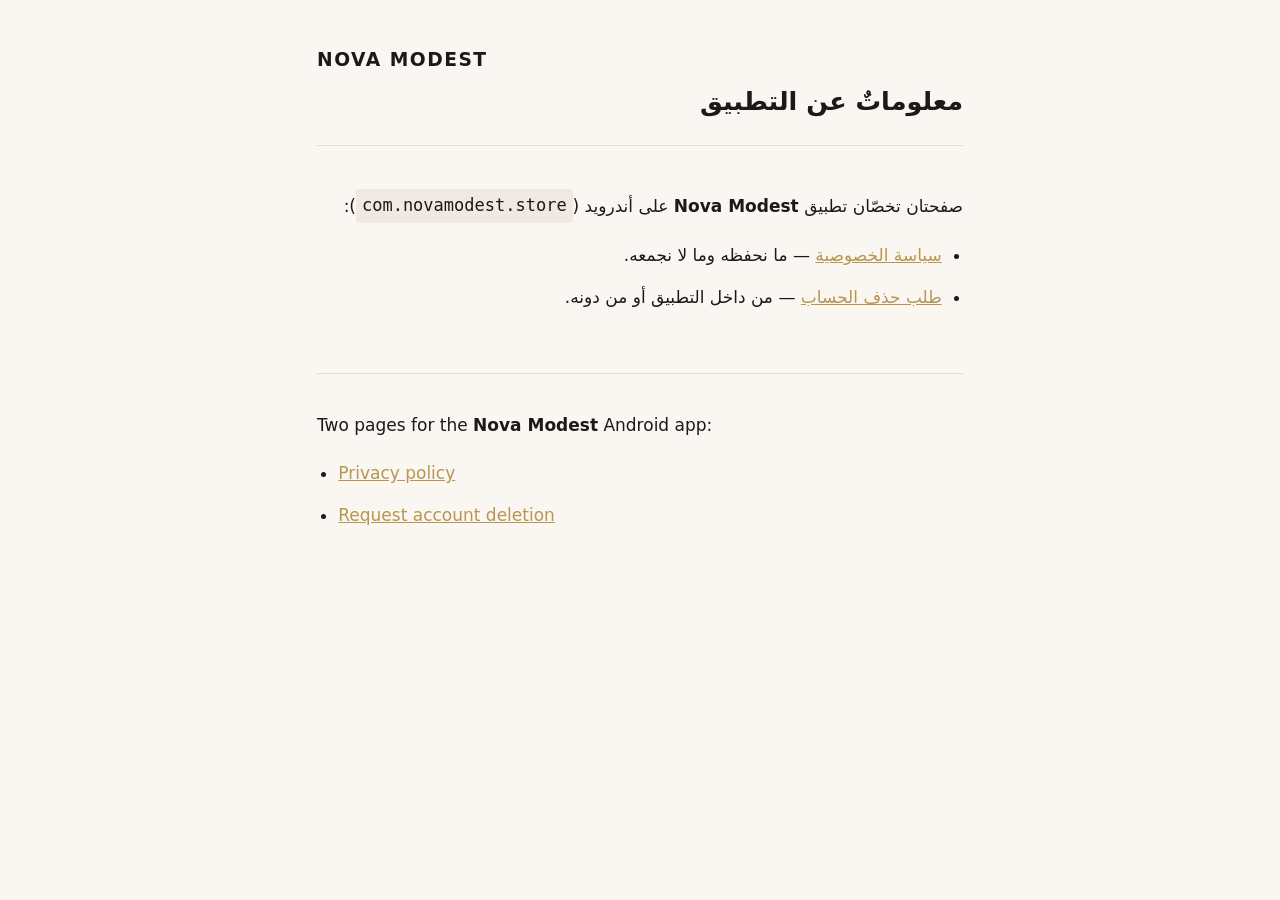
<file: index.html>
<!doctype html>
<html lang="ar" dir="rtl">
  <head>
    <meta charset="utf-8" />
    <meta name="viewport" content="width=device-width, initial-scale=1" />
    <title>Nova Modest</title>
    <meta
      name="description"
      content="سياسة الخصوصية وطلب حذف الحساب لتطبيق Nova Modest."
    />
    <link rel="stylesheet" href="style.css" />
  </head>
  <body>
    <header>
      <p class="brand">NOVA MODEST</p>
      <h1>معلوماتٌ عن التطبيق</h1>
    </header>

    <main>
      <p>
        صفحتان تخصّان تطبيق <strong>Nova Modest</strong> على أندرويد
        (<code>com.novamodest.store</code>):
      </p>
      <ul>
        <li><a href="privacy/">سياسة الخصوصية</a> — ما نحفظه وما لا نجمعه.</li>
        <li>
          <a href="delete-account/">طلب حذف الحساب</a> — من داخل التطبيق أو من
          دونه.
        </li>
      </ul>

      <section class="en" lang="en">
        <p>Two pages for the <strong>Nova Modest</strong> Android app:</p>
        <ul>
          <li><a href="privacy/">Privacy policy</a></li>
          <li><a href="delete-account/">Request account deletion</a></li>
        </ul>
      </section>
    </main>
  </body>
</html>
</file>
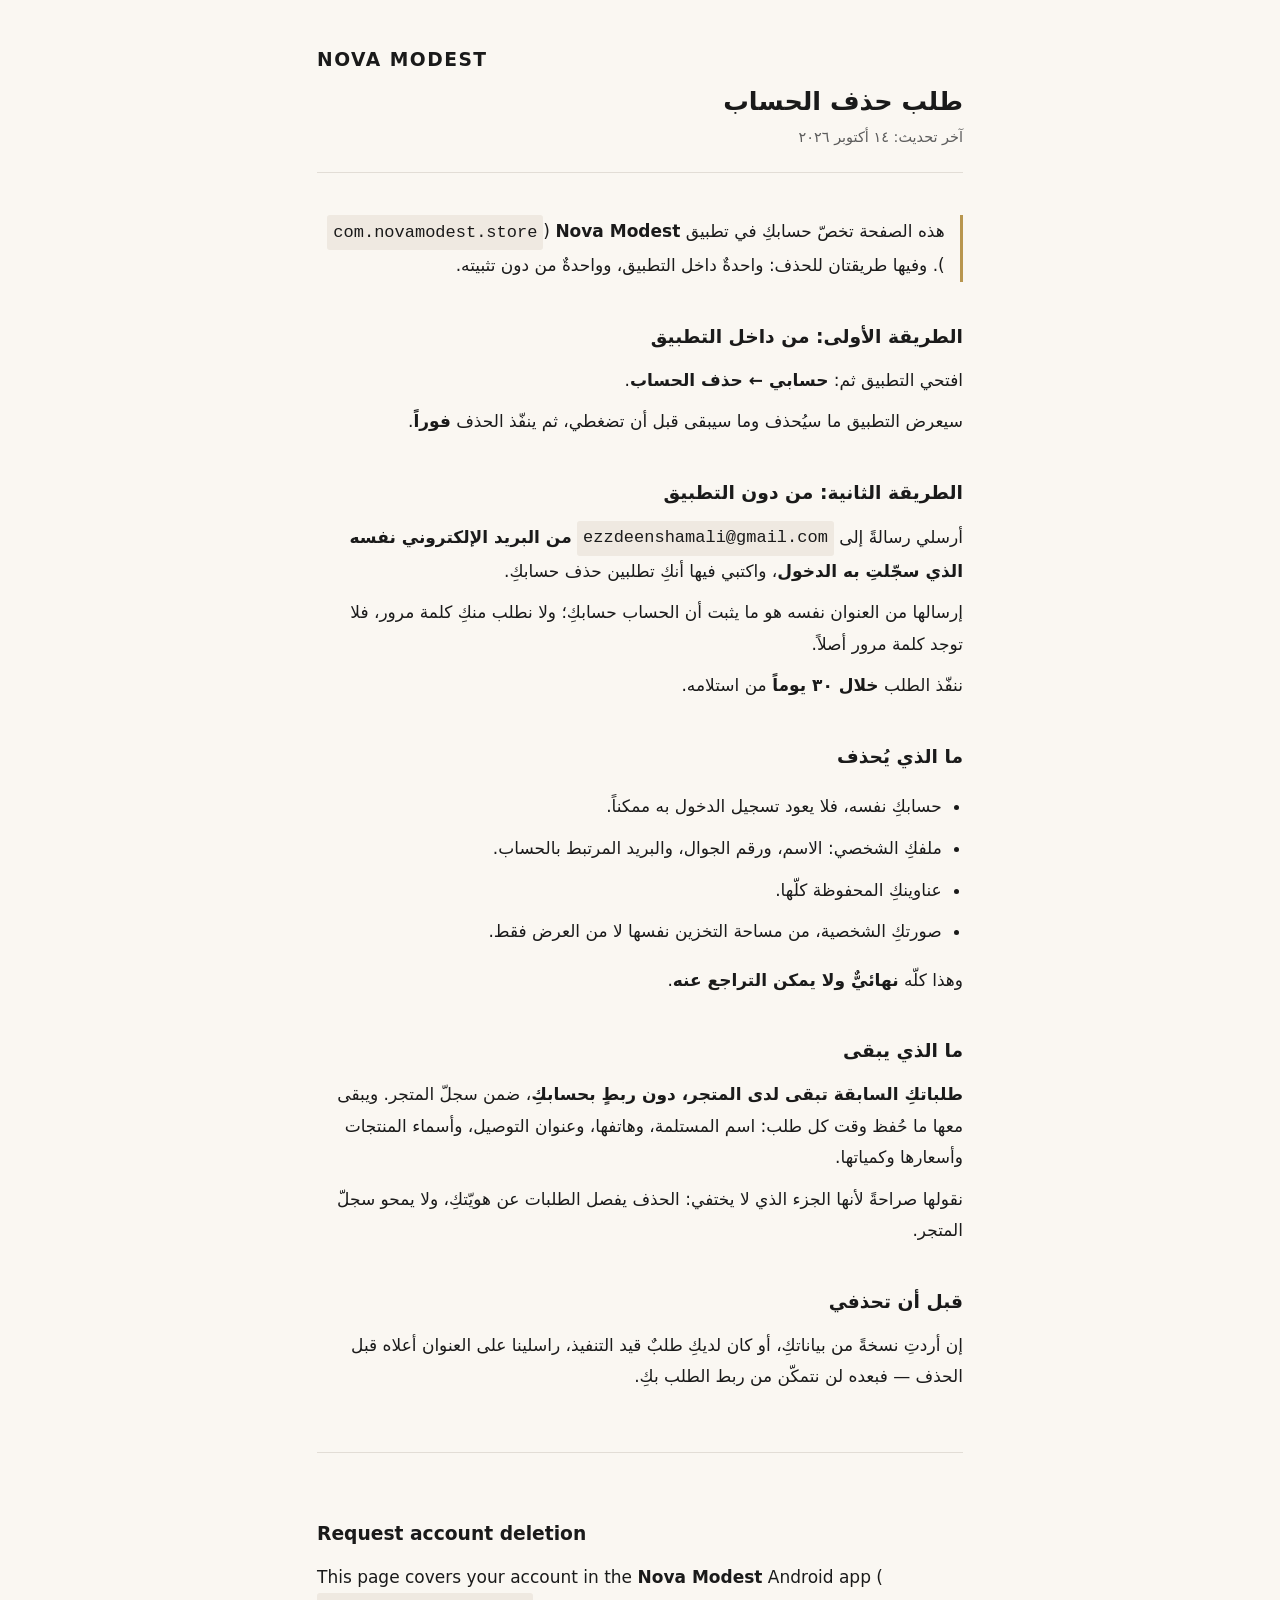
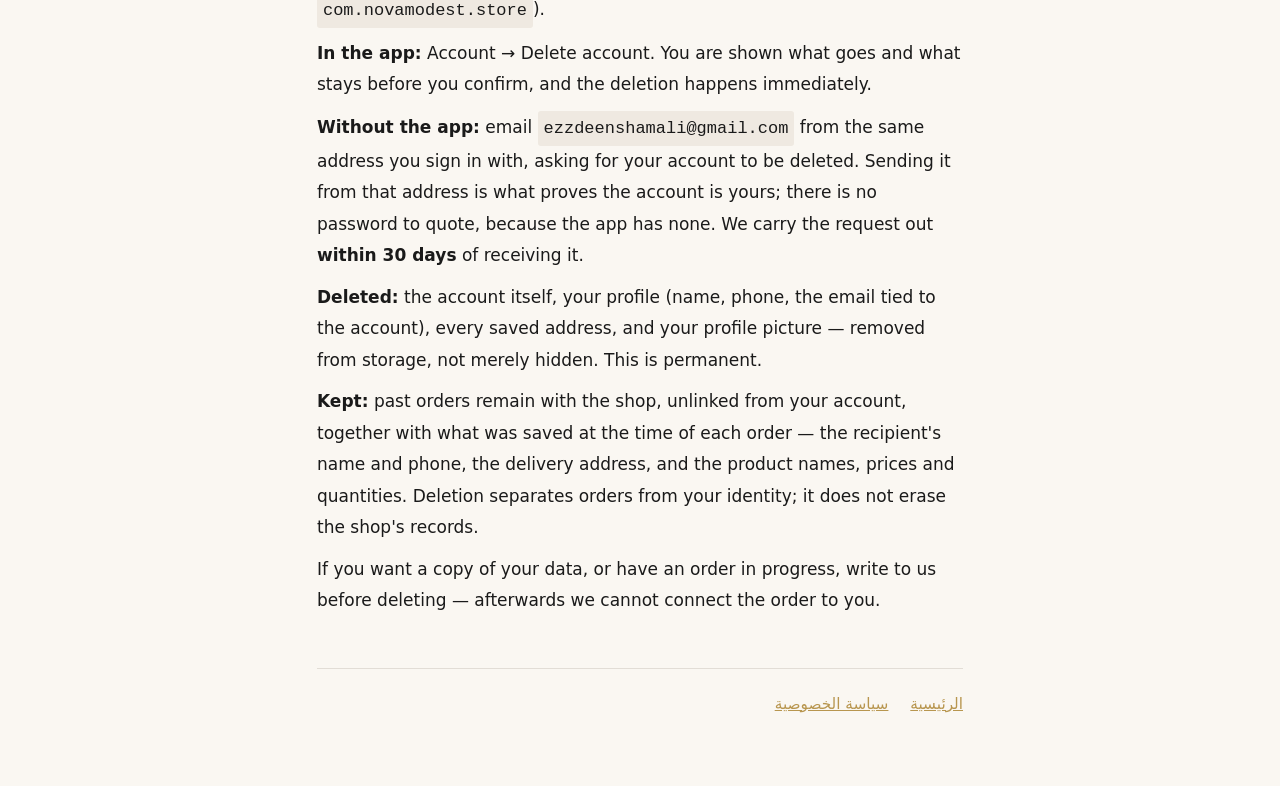
<file: delete-account/index.html>
<!doctype html>
<html lang="ar" dir="rtl">
  <head>
    <meta charset="utf-8" />
    <meta name="viewport" content="width=device-width, initial-scale=1" />
    <title>طلب حذف الحساب — Nova Modest</title>
    <meta
      name="description"
      content="كيف تحذفين حساب Nova Modest، من داخل التطبيق أو من دونه، وما الذي يُحذف وما الذي يبقى."
    />
    <link rel="stylesheet" href="../style.css" />
  </head>
  <body>
    <header>
      <p class="brand">NOVA MODEST</p>
      <h1>طلب حذف الحساب</h1>
      <p class="updated">آخر تحديث: ١٤ أكتوبر ٢٠٢٦</p>
    </header>

    <main>
      <p class="lead">
        هذه الصفحة تخصّ حسابكِ في تطبيق <strong>Nova Modest</strong>
        (<code>com.novamodest.store</code>). وفيها طريقتان للحذف: واحدةٌ داخل
        التطبيق، وواحدةٌ من دون تثبيته.
      </p>

      <h2>الطريقة الأولى: من داخل التطبيق</h2>
      <p>افتحي التطبيق ثم: <strong>حسابي ← حذف الحساب</strong>.</p>
      <p>
        سيعرض التطبيق ما سيُحذف وما سيبقى قبل أن تضغطي، ثم ينفّذ الحذف
        <strong>فوراً</strong>.
      </p>

      <h2>الطريقة الثانية: من دون التطبيق</h2>
      <p>
        أرسلي رسالةً إلى <code>ezzdeenshamali@gmail.com</code>
        <strong>من البريد الإلكتروني نفسه الذي سجّلتِ به الدخول</strong>، واكتبي
        فيها أنكِ تطلبين حذف حسابكِ.
      </p>
      <p>
        إرسالها من العنوان نفسه هو ما يثبت أن الحساب حسابكِ؛ ولا نطلب منكِ كلمة
        مرور، فلا توجد كلمة مرور أصلاً.
      </p>
      <p>ننفّذ الطلب <strong>خلال ٣٠ يوماً</strong> من استلامه.</p>

      <h2>ما الذي يُحذف</h2>
      <ul>
        <li>حسابكِ نفسه، فلا يعود تسجيل الدخول به ممكناً.</li>
        <li>ملفكِ الشخصي: الاسم، ورقم الجوال، والبريد المرتبط بالحساب.</li>
        <li>عناوينكِ المحفوظة كلّها.</li>
        <li>صورتكِ الشخصية، من مساحة التخزين نفسها لا من العرض فقط.</li>
      </ul>
      <p>وهذا كلّه <strong>نهائيٌّ ولا يمكن التراجع عنه</strong>.</p>

      <h2>ما الذي يبقى</h2>
      <p>
        <strong>طلباتكِ السابقة تبقى لدى المتجر، دون ربطٍ بحسابكِ</strong>، ضمن
        سجلّ المتجر. ويبقى معها ما حُفظ وقت كل طلب: اسم المستلمة، وهاتفها، وعنوان
        التوصيل، وأسماء المنتجات وأسعارها وكمياتها.
      </p>
      <p>
        نقولها صراحةً لأنها الجزء الذي لا يختفي: الحذف يفصل الطلبات عن هويّتكِ،
        ولا يمحو سجلّ المتجر.
      </p>

      <h2>قبل أن تحذفي</h2>
      <p>
        إن أردتِ نسخةً من بياناتكِ، أو كان لديكِ طلبٌ قيد التنفيذ، راسلينا على
        العنوان أعلاه قبل الحذف — فبعده لن نتمكّن من ربط الطلب بكِ.
      </p>

      <section class="en" lang="en">
        <h2>Request account deletion</h2>
        <p>
          This page covers your account in the <strong>Nova Modest</strong>
          Android app (<code>com.novamodest.store</code>).
        </p>
        <p>
          <strong>In the app:</strong> Account → Delete account. You are shown
          what goes and what stays before you confirm, and the deletion happens
          immediately.
        </p>
        <p>
          <strong>Without the app:</strong> email
          <code>ezzdeenshamali@gmail.com</code> from the same address you sign in with,
          asking for your account to be deleted. Sending it from that address is
          what proves the account is yours; there is no password to quote,
          because the app has none. We carry the request out
          <strong>within 30 days</strong> of receiving it.
        </p>
        <p>
          <strong>Deleted:</strong> the account itself, your profile (name,
          phone, the email tied to the account), every saved address, and your
          profile picture — removed from storage, not merely hidden. This is
          permanent.
        </p>
        <p>
          <strong>Kept:</strong> past orders remain with the shop, unlinked from
          your account, together with what was saved at the time of each order —
          the recipient's name and phone, the delivery address, and the product
          names, prices and quantities. Deletion separates orders from your
          identity; it does not erase the shop's records.
        </p>
        <p>
          If you want a copy of your data, or have an order in progress, write to
          us before deleting — afterwards we cannot connect the order to you.
        </p>
      </section>

      <nav>
        <a href="../">الرئيسية</a>
        <a href="../privacy/">سياسة الخصوصية</a>
      </nav>
    </main>
  </body>
</html>
</file>
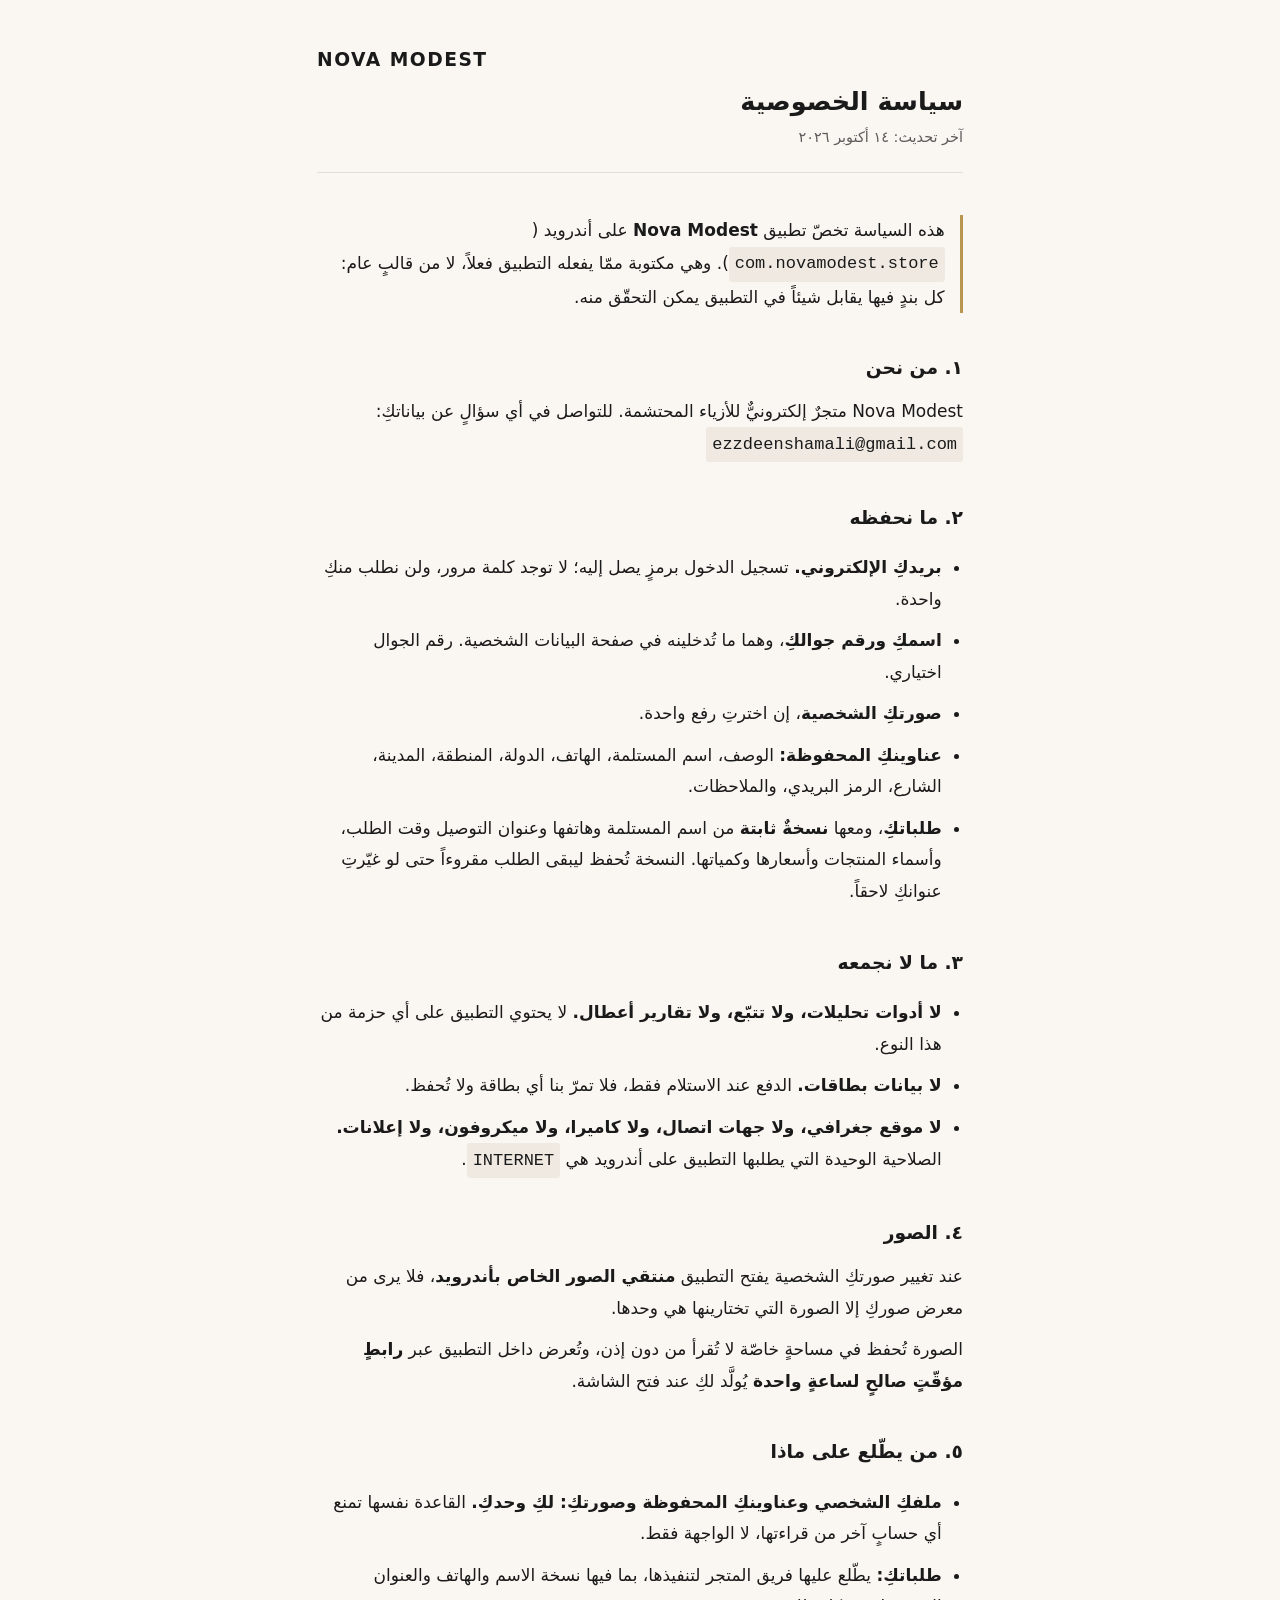
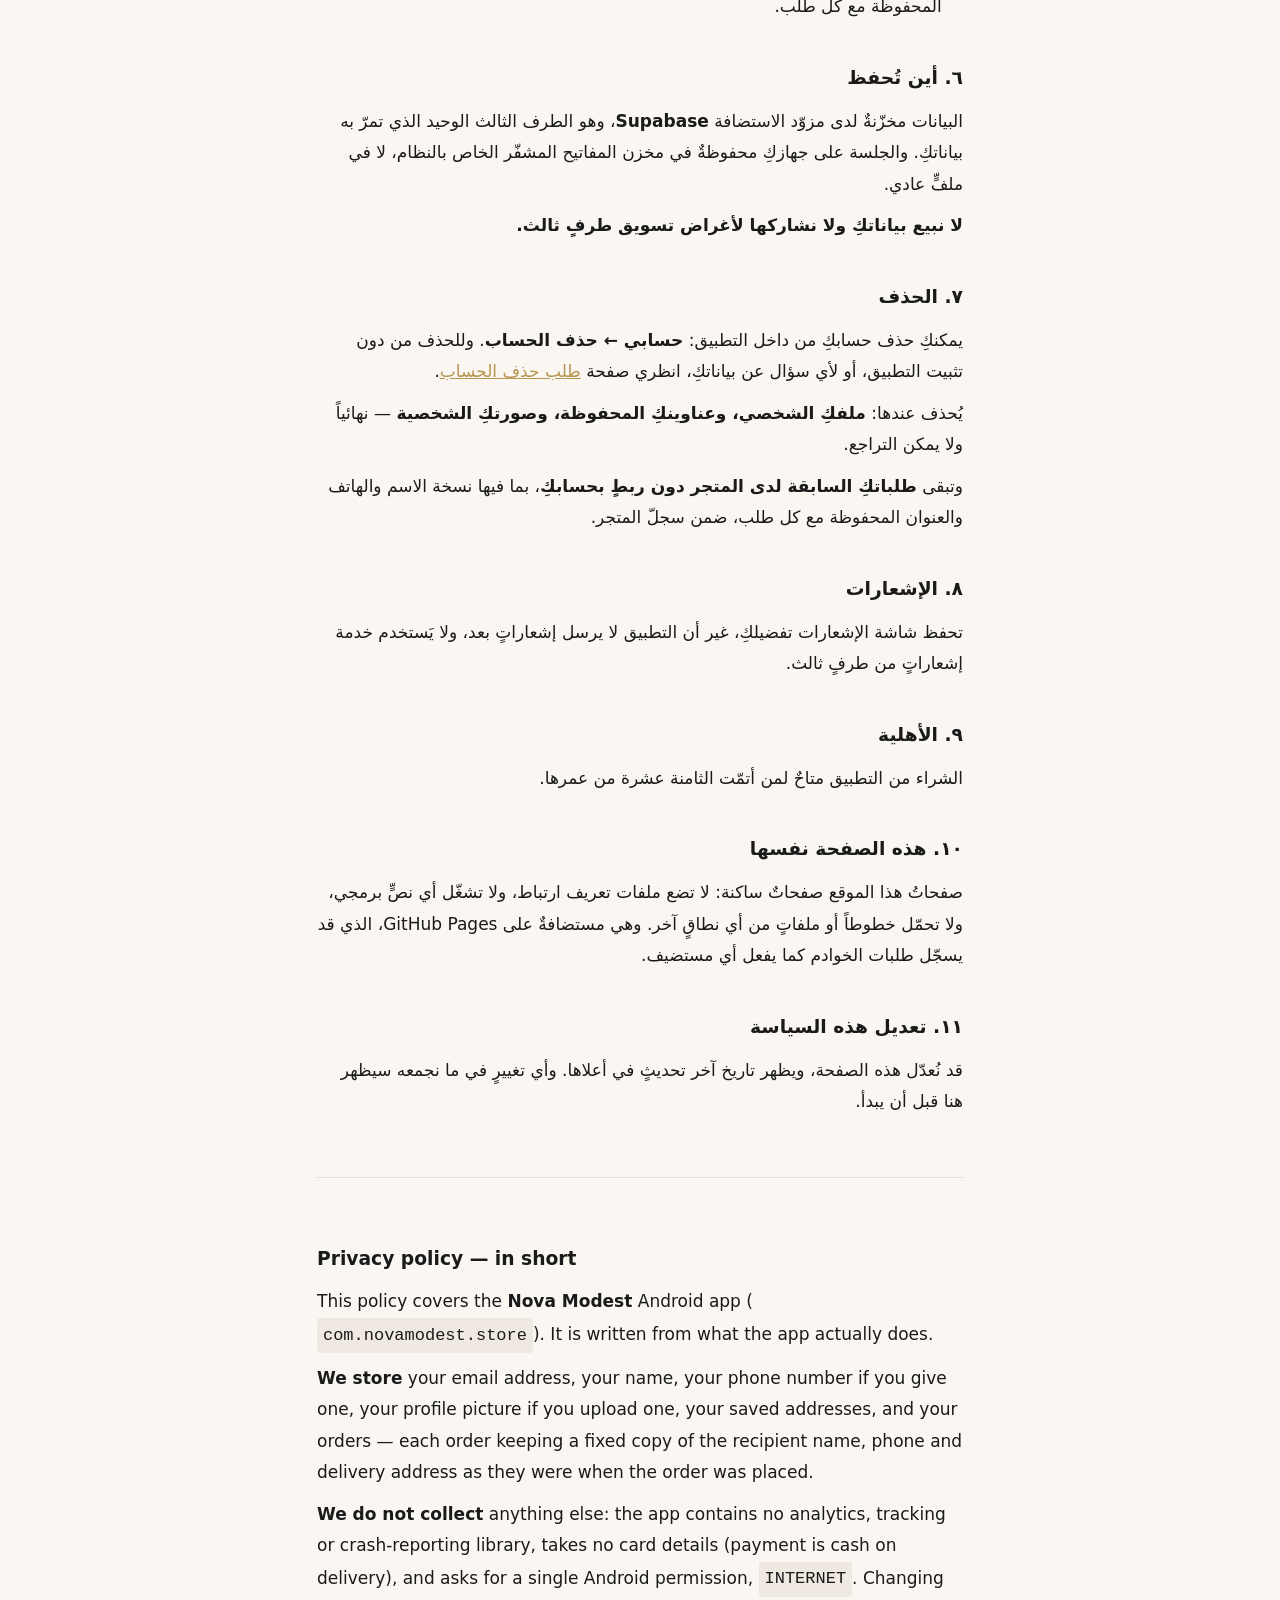
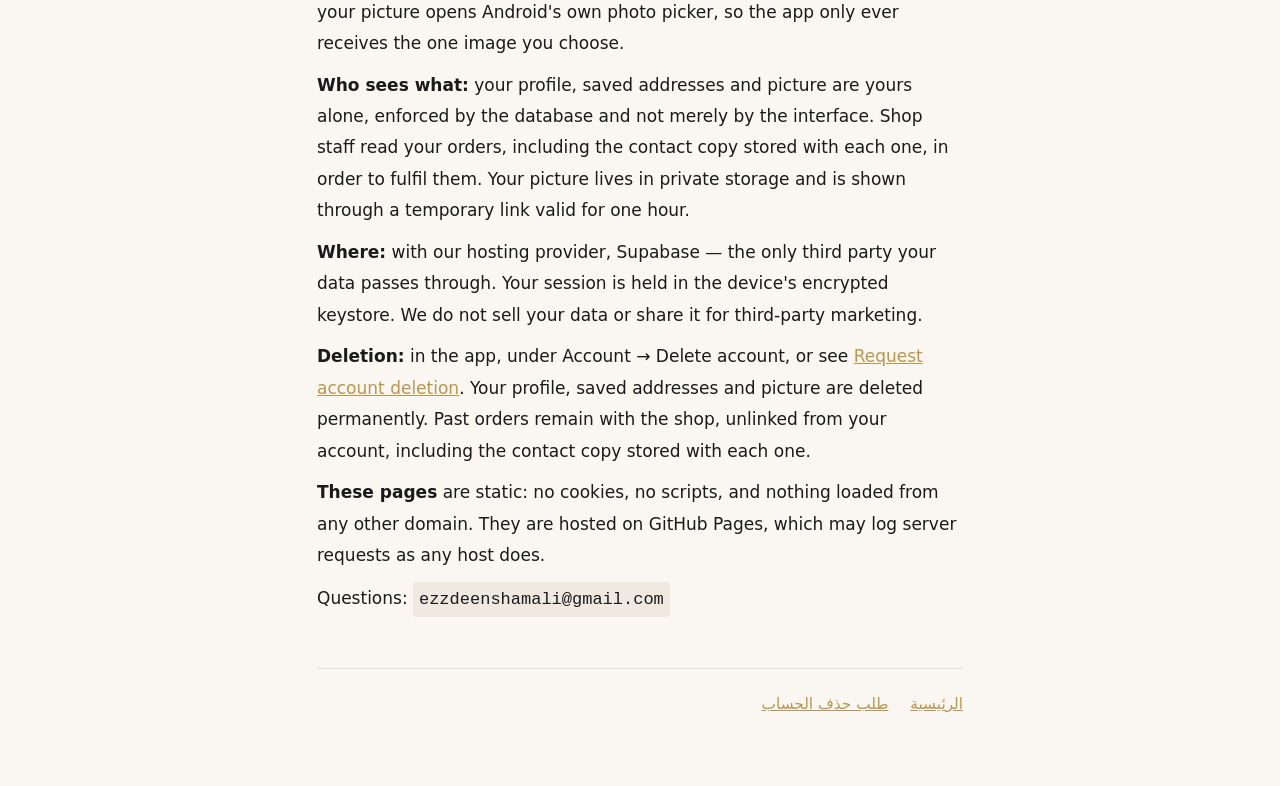
<file: privacy/index.html>
<!doctype html>
<html lang="ar" dir="rtl">
  <head>
    <meta charset="utf-8" />
    <meta name="viewport" content="width=device-width, initial-scale=1" />
    <title>سياسة الخصوصية — Nova Modest</title>
    <meta
      name="description"
      content="ما يجمعه تطبيق Nova Modest وما لا يجمعه، ومن يطّلع عليه، وكيف يُحذف."
    />
    <link rel="stylesheet" href="../style.css" />
  </head>
  <body>
    <header>
      <p class="brand">NOVA MODEST</p>
      <h1>سياسة الخصوصية</h1>
      <p class="updated">آخر تحديث: ١٤ أكتوبر ٢٠٢٦</p>
    </header>

    <main>
      <p class="lead">
        هذه السياسة تخصّ تطبيق <strong>Nova Modest</strong> على أندرويد
        (<code>com.novamodest.store</code>). وهي مكتوبة ممّا يفعله التطبيق فعلاً،
        لا من قالبٍ عام: كل بندٍ فيها يقابل شيئاً في التطبيق يمكن التحقّق منه.
      </p>

      <h2>١. من نحن</h2>
      <p>
        Nova Modest متجرٌ إلكترونيٌّ للأزياء المحتشمة. للتواصل في أي سؤالٍ عن
        بياناتكِ: <code>ezzdeenshamali@gmail.com</code>
      </p>

      <h2>٢. ما نحفظه</h2>
      <ul>
        <li>
          <strong>بريدكِ الإلكتروني.</strong> تسجيل الدخول برمزٍ يصل إليه؛ لا
          توجد كلمة مرور، ولن نطلب منكِ واحدة.
        </li>
        <li>
          <strong>اسمكِ ورقم جوالكِ</strong>، وهما ما تُدخلينه في صفحة البيانات
          الشخصية. رقم الجوال اختياري.
        </li>
        <li>
          <strong>صورتكِ الشخصية</strong>، إن اخترتِ رفع واحدة.
        </li>
        <li>
          <strong>عناوينكِ المحفوظة:</strong> الوصف، اسم المستلمة، الهاتف،
          الدولة، المنطقة، المدينة، الشارع، الرمز البريدي، والملاحظات.
        </li>
        <li>
          <strong>طلباتكِ</strong>، ومعها <strong>نسخةٌ ثابتة</strong> من اسم
          المستلمة وهاتفها وعنوان التوصيل وقت الطلب، وأسماء المنتجات وأسعارها
          وكمياتها. النسخة تُحفظ ليبقى الطلب مقروءاً حتى لو غيّرتِ عنوانكِ
          لاحقاً.
        </li>
      </ul>

      <h2>٣. ما لا نجمعه</h2>
      <ul>
        <li>
          <strong>لا أدوات تحليلات، ولا تتبّع، ولا تقارير أعطال.</strong> لا
          يحتوي التطبيق على أي حزمة من هذا النوع.
        </li>
        <li>
          <strong>لا بيانات بطاقات.</strong> الدفع عند الاستلام فقط، فلا تمرّ
          بنا أي بطاقة ولا تُحفظ.
        </li>
        <li>
          <strong>لا موقع جغرافي، ولا جهات اتصال، ولا كاميرا، ولا ميكروفون، ولا
          إعلانات.</strong>
          الصلاحية الوحيدة التي يطلبها التطبيق على أندرويد هي
          <code>INTERNET</code>.
        </li>
      </ul>

      <h2>٤. الصور</h2>
      <p>
        عند تغيير صورتكِ الشخصية يفتح التطبيق <strong>منتقي الصور الخاص
        بأندرويد</strong>، فلا يرى من معرض صوركِ إلا الصورة التي تختارينها هي
        وحدها.
      </p>
      <p>
        الصورة تُحفظ في مساحةٍ خاصّة لا تُقرأ من دون إذن، وتُعرض داخل التطبيق عبر
        <strong>رابطٍ مؤقّتٍ صالحٍ لساعةٍ واحدة</strong> يُولَّد لكِ عند فتح
        الشاشة.
      </p>

      <h2>٥. من يطّلع على ماذا</h2>
      <ul>
        <li>
          <strong>ملفكِ الشخصي وعناوينكِ المحفوظة وصورتكِ: لكِ وحدكِ.</strong>
          القاعدة نفسها تمنع أي حسابٍ آخر من قراءتها، لا الواجهة فقط.
        </li>
        <li>
          <strong>طلباتكِ:</strong> يطّلع عليها فريق المتجر لتنفيذها، بما فيها
          نسخة الاسم والهاتف والعنوان المحفوظة مع كل طلب.
        </li>
      </ul>

      <h2>٦. أين تُحفظ</h2>
      <p>
        البيانات مخزّنةٌ لدى مزوّد الاستضافة <strong>Supabase</strong>، وهو
        الطرف الثالث الوحيد الذي تمرّ به بياناتكِ. والجلسة على جهازكِ محفوظةٌ في
        مخزن المفاتيح المشفّر الخاص بالنظام، لا في ملفٍّ عادي.
      </p>
      <p>
        <strong>لا نبيع بياناتكِ ولا نشاركها لأغراض تسويق طرفٍ ثالث.</strong>
      </p>

      <h2>٧. الحذف</h2>
      <p>
        يمكنكِ حذف حسابكِ من داخل التطبيق: <strong>حسابي ← حذف الحساب</strong>.
        وللحذف من دون تثبيت التطبيق، أو لأي سؤال عن بياناتكِ، انظري صفحة
        <a href="../delete-account/">طلب حذف الحساب</a>.
      </p>
      <p>
        يُحذف عندها: <strong>ملفكِ الشخصي، وعناوينكِ المحفوظة، وصورتكِ
        الشخصية</strong> — نهائياً ولا يمكن التراجع.
      </p>
      <p>
        وتبقى <strong>طلباتكِ السابقة لدى المتجر دون ربطٍ بحسابكِ</strong>، بما
        فيها نسخة الاسم والهاتف والعنوان المحفوظة مع كل طلب، ضمن سجلّ المتجر.
      </p>

      <h2>٨. الإشعارات</h2>
      <p>
        تحفظ شاشة الإشعارات تفضيلكِ، غير أن التطبيق لا يرسل إشعاراتٍ بعد، ولا
        يَستخدم خدمة إشعاراتٍ من طرفٍ ثالث.
      </p>

      <h2>٩. الأهلية</h2>
      <p>الشراء من التطبيق متاحٌ لمن أتمّت الثامنة عشرة من عمرها.</p>

      <h2>١٠. هذه الصفحة نفسها</h2>
      <p>
        صفحاتُ هذا الموقع صفحاتٌ ساكنة: لا تضع ملفات تعريف ارتباط، ولا تشغّل أي
        نصٍّ برمجي، ولا تحمّل خطوطاً أو ملفاتٍ من أي نطاقٍ آخر. وهي مستضافةٌ على
        GitHub Pages، الذي قد يسجّل طلبات الخوادم كما يفعل أي مستضيف.
      </p>

      <h2>١١. تعديل هذه السياسة</h2>
      <p>
        قد نُعدّل هذه الصفحة، ويظهر تاريخ آخر تحديثٍ في أعلاها. وأي تغييرٍ في ما
        نجمعه سيظهر هنا قبل أن يبدأ.
      </p>

      <section class="en" lang="en">
        <h2>Privacy policy — in short</h2>
        <p>
          This policy covers the <strong>Nova Modest</strong> Android app
          (<code>com.novamodest.store</code>). It is written from what the app
          actually does.
        </p>
        <p>
          <strong>We store</strong> your email address, your name, your phone
          number if you give one, your profile picture if you upload one, your
          saved addresses, and your orders — each order keeping a fixed copy of
          the recipient name, phone and delivery address as they were when the
          order was placed.
        </p>
        <p>
          <strong>We do not collect</strong> anything else: the app contains no
          analytics, tracking or crash-reporting library, takes no card details
          (payment is cash on delivery), and asks for a single Android
          permission, <code>INTERNET</code>. Changing your picture opens
          Android's own photo picker, so the app only ever receives the one
          image you choose.
        </p>
        <p>
          <strong>Who sees what:</strong> your profile, saved addresses and
          picture are yours alone, enforced by the database and not merely by
          the interface. Shop staff read your orders, including the contact copy
          stored with each one, in order to fulfil them. Your picture lives in
          private storage and is shown through a temporary link valid for one
          hour.
        </p>
        <p>
          <strong>Where:</strong> with our hosting provider, Supabase — the only
          third party your data passes through. Your session is held in the
          device's encrypted keystore. We do not sell your data or share it for
          third-party marketing.
        </p>
        <p>
          <strong>Deletion:</strong> in the app, under Account → Delete account,
          or see <a href="../delete-account/">Request account deletion</a>. Your
          profile, saved addresses and picture are deleted permanently. Past
          orders remain with the shop, unlinked from your account, including the
          contact copy stored with each one.
        </p>
        <p>
          <strong>These pages</strong> are static: no cookies, no scripts, and
          nothing loaded from any other domain. They are hosted on GitHub Pages,
          which may log server requests as any host does.
        </p>
        <p>Questions: <code>ezzdeenshamali@gmail.com</code></p>
      </section>

      <nav>
        <a href="../">الرئيسية</a>
        <a href="../delete-account/">طلب حذف الحساب</a>
      </nav>
    </main>
  </body>
</html>
</file>
<file: style.css>
/* No web fonts, no CDN, no scripts anywhere on this site.
   A privacy page that loads a font from a third party hands that third party
   the reader's IP address, which the page would then have to disclose. System
   fonts cost nothing and disclose nothing. */

:root {
  --ink: #1a1a1a;
  --muted: #5c5c5c;
  --rule: #e2ddd6;
  --paper: #faf7f2;
  --accent: #b8964f;
  --measure: 38rem;
}

* {
  box-sizing: border-box;
}

html {
  font-size: 17px;
}

body {
  margin: 0;
  padding: 2.5rem 1.25rem 4rem;
  background: var(--paper);
  color: var(--ink);
  line-height: 1.85;
  font-family: "Segoe UI", Tahoma, "Noto Sans Arabic", system-ui, -apple-system,
    sans-serif;
}

main {
  max-width: var(--measure);
  margin-inline: auto;
}

header {
  max-width: var(--measure);
  margin: 0 auto 2.5rem;
  padding-bottom: 1.25rem;
  border-bottom: 1px solid var(--rule);
}

.brand {
  font-size: 1.1rem;
  font-weight: 700;
  letter-spacing: 0.08em;
  margin: 0;
  /* direction-fixed: the brandmark's glyph order does not follow the reader */
  direction: ltr;
  text-align: start;
}

h1 {
  font-size: 1.5rem;
  line-height: 1.4;
  margin: 0.4rem 0 0.25rem;
}

h2 {
  font-size: 1.1rem;
  margin: 2.25rem 0 0.5rem;
}

p,
li {
  margin: 0.6rem 0;
}

ul {
  padding-inline-start: 1.25rem;
}

a {
  color: var(--accent);
}

.updated {
  color: var(--muted);
  font-size: 0.85rem;
  margin: 0;
}

.lead {
  border-inline-start: 3px solid var(--accent);
  padding-inline-start: 0.9rem;
  margin-block: 1.5rem;
}

.en {
  direction: ltr;
  text-align: left;
  margin-top: 3.5rem;
  padding-top: 1.5rem;
  border-top: 1px solid var(--rule);
}

nav {
  margin-top: 3rem;
  padding-top: 1.25rem;
  border-top: 1px solid var(--rule);
  font-size: 0.9rem;
}

nav a {
  margin-inline-end: 1rem;
}

code {
  background: #efe9e1;
  padding: 0.1rem 0.35rem;
  border-radius: 3px;
  /* direction-fixed: an address and a package name read left to right */
  direction: ltr;
  display: inline-block;
}
</file>
